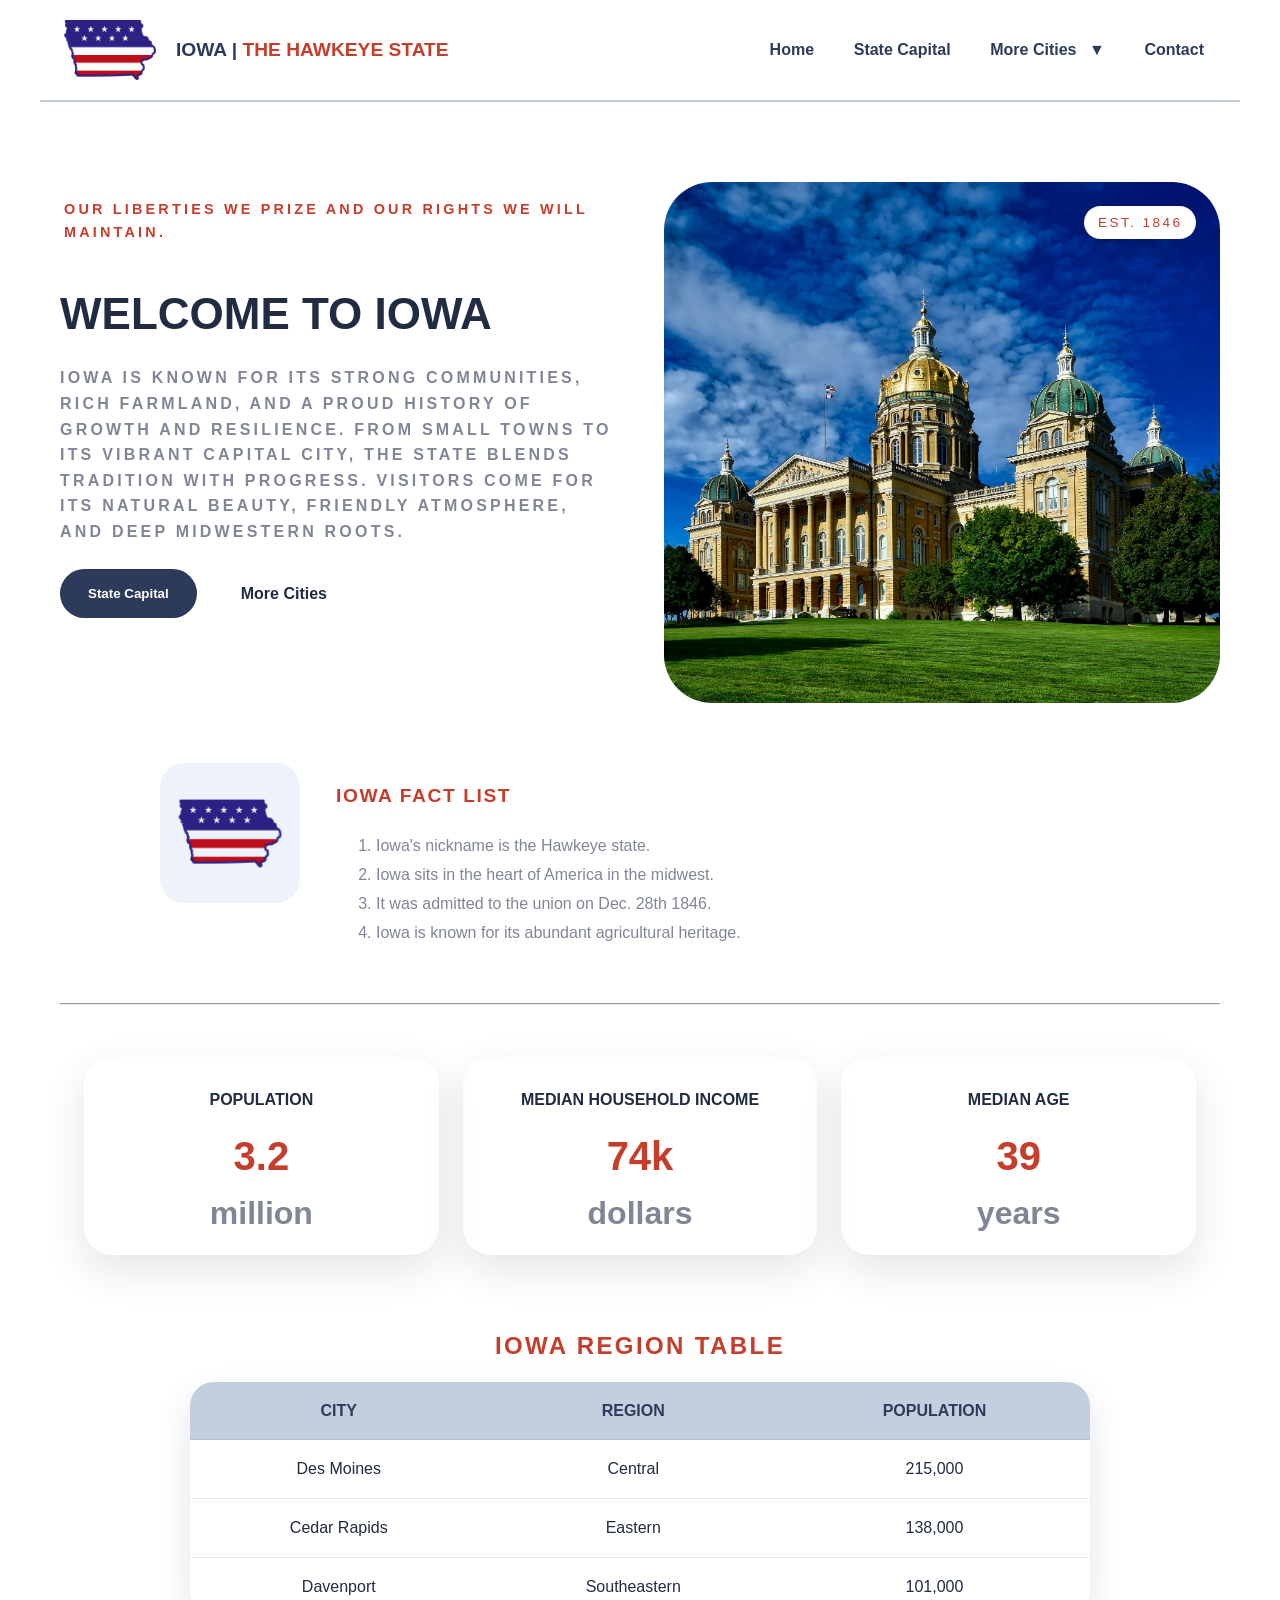
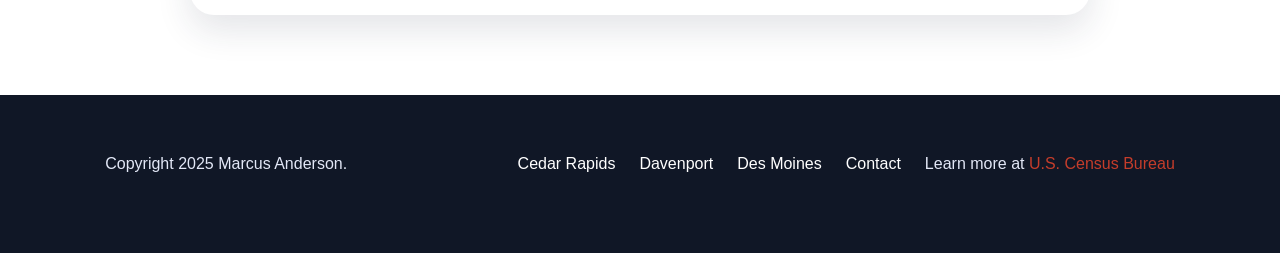
<file: index.html>
<!DOCTYPE html>
<html lang="en">
  <head>
    <meta charset="UTF-8" />
    <meta name="viewport" content="width=device-width, initial-scale=1.0" />
    <title>Home Screen</title>
    <link rel="stylesheet" href="./resources/styles/main.css" />
  </head>
  <body>
    <header>
      <div class="header-left">
        <img src="./resources/images/iowalogo.png" alt="Iowa Logo" />
        <h2 class="header-text">Iowa | <span>The Hawkeye State</span></h2>
      </div>
      <nav>
        <a href="./index.html">Home</a>
        <a href="./cities/des-moines.html">State Capital</a>
        <div class="dropdown">
          <a href="#" class="dropbtn"
            >More Cities <span id="down-arrow">&#9660;</span></a
          >
          <div class="dropdown-menu">
            <a href="./cities/cedar-rapids.html">Cedar Rapids</a>
            <a href="./cities/des-moines.html">Des Moines</a>
            <a href="./cities/davenport.html">Davenport</a>
          </div>
        </div>
        <a href="./contact.html">Contact</a>
      </nav>
    </header>
    <main>
      <section class="hero-container">
        <div class="hero-text">
          <p id="slogan">
            Our liberties we prize and our rights we will maintain.
          </p>
          <h1>Welcome to Iowa</h1>
          <p>
            Iowa is known for its strong communities, rich farmland, and a proud
            history of growth and resilience. From small towns to its vibrant
            capital city, the state blends tradition with progress. Visitors
            come for its natural beauty, friendly atmosphere, and deep
            Midwestern roots.
          </p>
          <div>
            <button onclick="window.location.href='./cities/des-moines.html'">
              State Capital
            </button>
            <a href="./cities/cedar-rapids.html">More Cities</a>
          </div>
        </div>
        <div class="hero-section">
          <span class="hero-badge">Est. 1846</span>
          <img src="./resources/images/iowa.jpg" alt="The Iowa State Capitol building in Des Moines" />
        </div>
      </section>
      <section class="history-panel">
        <img
          class="history-photo"
          src="./resources/images/iowalogo.png"
          alt="Iconic illustration of the Iowa state outline"
        />
        <div id="iowa-facts">  
          <h3>Iowa Fact List</h3>
          <ol>
          <li>Iowa's nickname is the Hawkeye state.</li>
          <li>Iowa sits in the heart of America in the midwest.</li>
          <li>It was admitted to the union on Dec. 28th 1846.</li>
          <li>Iowa is known for its abundant agricultural heritage.</li>
        </ol>
        </div>
      </section>
      <hr />

      <aside class="container cards">
        <div class="fact-cards">
          <h2>Population</h2>
          <p class="stat-number">3.2</p>
          <p class="stat-amount">million</p>
        </div>
        <div class="fact-cards">
          <h2>Median household income</h2>
          <p class="stat-number">74k</p>
          <p class="stat-amount">dollars</p>
        </div>
        <div class="fact-cards">
          <h2>Median Age</h2>
          <p class="stat-number">39</p>
          <p class="stat-amount">years</p>
        </div>
      </aside>

      <section class="region-table">
        <h2>Iowa Region Table</h2>
        <table>
          <thead>
            <tr>
              <th>City</th>
              <th>Region</th>
              <th>Population</th>
            </tr>
          </thead>
          <tbody>
            <tr>
              <td>Des Moines</td>
              <td>Central</td>
              <td>215,000</td>
            </tr>
            <tr>
              <td>Cedar Rapids</td>
              <td>Eastern</td>
              <td>138,000</td>
            </tr>
            <tr>
              <td>Davenport</td>
              <td>Southeastern</td>
              <td>101,000</td>
            </tr>
          </tbody>
        </table>
      </section>
    </main>
    <footer>
      <p>Copyright 2025 Marcus Anderson.</p>
      <ul>
        <li><a href="./cities/cedar-rapids.html">Cedar Rapids</a></li>
        <li><a href="./cities/davenport.html">Davenport</a></li>
        <li><a href="./cities/des-moines.html">Des Moines</a></li>
        <li><a href="./contact.html">Contact</a></li>
        <li>
          Learn more at
          <a href="https://www.census.gov" target="_blank"
            ><span id="census-link">U.S. Census Bureau</span></a
          >
        </li>
      </ul>
    </footer>
    <script src="./resources/scripts/main.js"></script>
  </body>
</html>
</file>
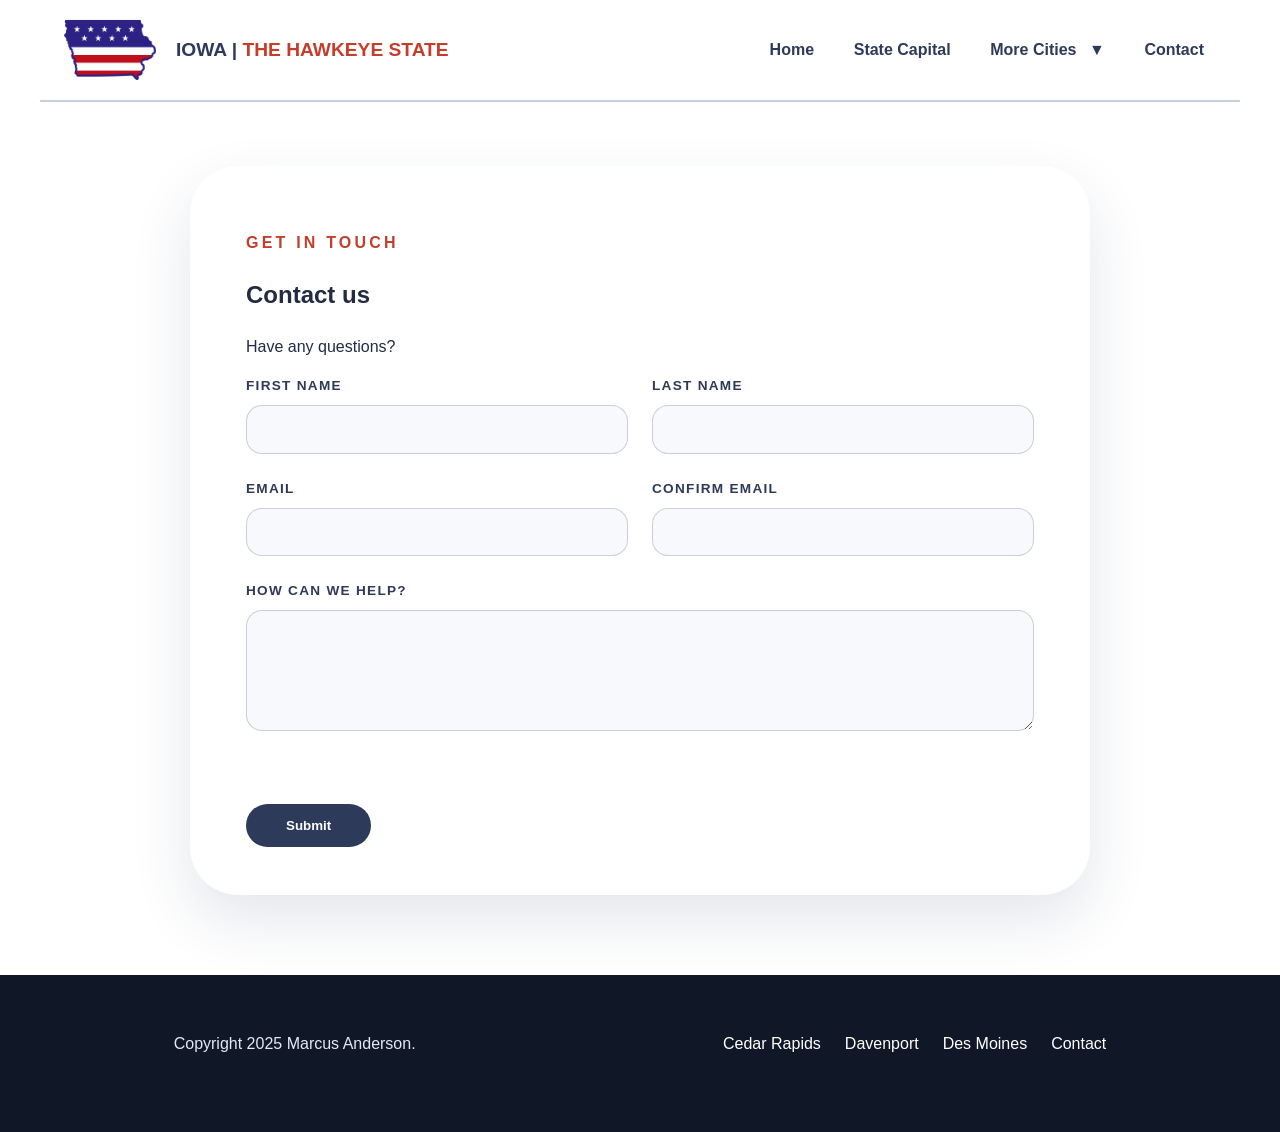
<file: contact.html>
<!DOCTYPE html>
<html lang="en">
  <head>
    <meta charset="UTF-8" />
    <meta name="viewport" content="width=device-width, initial-scale=1.0" />
    <title>Contact Iowa Welcome</title>
    <link rel="stylesheet" href="./resources/styles/main.css" />
  </head>
  <body>
    <header>
      <div class="header-left">
        <img src="./resources/images/iowalogo.png" alt="Iowa Logo" />
        <h2 class="header-text">Iowa | <span>The Hawkeye State</span></h2>
      </div>
      <nav>
        <a href="./index.html">Home</a>
        <a href="./cities/des-moines.html">State Capital</a>
        <div class="dropdown">
          <a href="#" class="dropbtn"
            >More Cities <span id="down-arrow">&#9660;</span></a
          >
          <div class="dropdown-menu">
            <a href="./cities/cedar-rapids.html">Cedar Rapids</a>
            <a href="./cities/des-moines.html">Des Moines</a>
            <a href="./cities/davenport.html">Davenport</a>
          </div>
        </div>
        <a href="./contact.html">Contact</a>
      </nav>
    </header>
    <main>
      <section class="contact-section-form">
        <div class="city-header">
          <p class="city-label">Get in touch</p>
          <h1>Contact us</h1>
          <p>Have any questions?</p>
        </div>
        <form
          class="contact-form"
          method="post"
          action=""
          onsubmit="return validateEmail()"
        >
          <div class="form-row">
            <div class="form-group">
              <label for="firstName">First Name</label>
              <input type="text" id="firstName" name="firstName" required />
            </div>
            <div class="form-group">
              <label for="lastName">Last Name</label>
              <input type="text" id="lastName" name="lastName" required />
            </div>
          </div>
          <div class="form-row">
            <div class="form-group">
              <label for="email">Email</label>
              <input type="email" id="email" name="email" required />
            </div>
            <div class="form-group">
              <label for="confirmEmail">Confirm Email</label>
              <input
                type="email"
                id="confirmEmail"
                name="confirmEmail"
                required
              />
            </div>
          </div>
          <div class="form-group">
            <label for="question">How can we help?</label>
            <textarea
              id="question"
              name="question"
              rows="5"
              required
            ></textarea>
          </div>
          <button type="submit">Submit</button>
        </form>
      </section>
    </main>
    <footer>
      <p>Copyright 2025 Marcus Anderson.</p>
      <ul>
        <li><a href="./cities/cedar-rapids.html">Cedar Rapids</a></li>
        <li><a href="./cities/davenport.html">Davenport</a></li>
        <li><a href="./cities/des-moines.html">Des Moines</a></li>
        <li><a href="./contact.html">Contact</a></li>
      </ul>
    </footer>
    <script src="./resources/scripts/main.js"></script>
  </body>
</html>
</file>
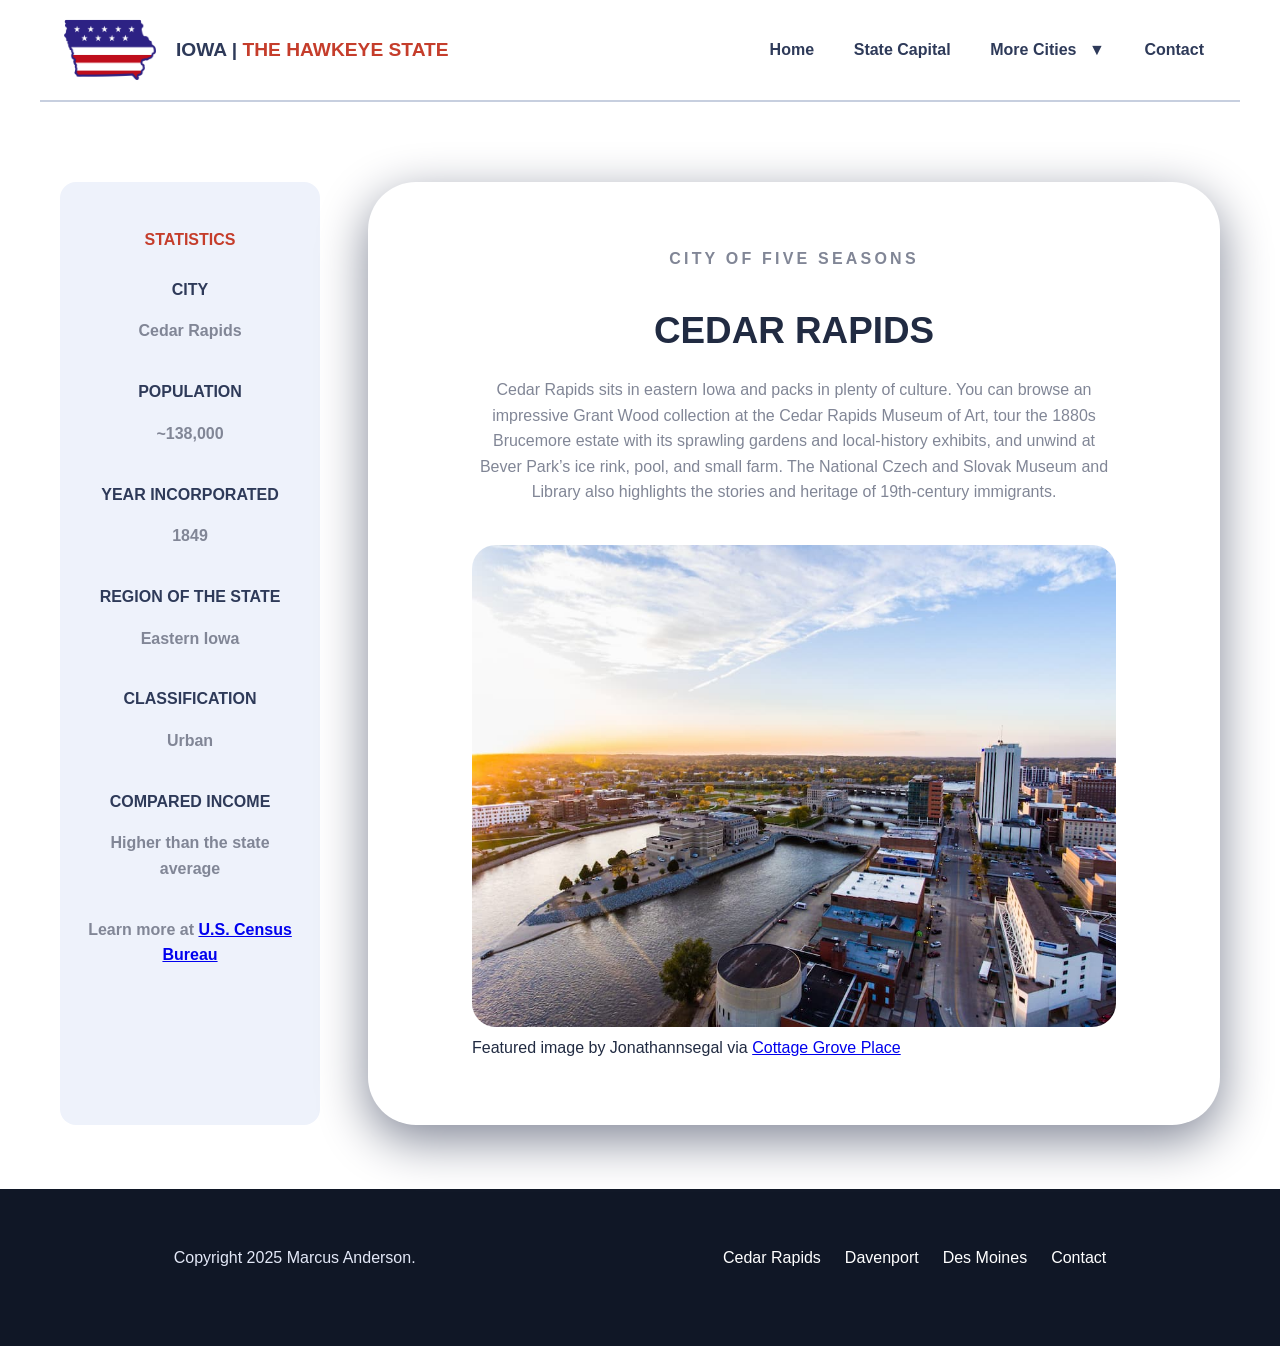
<file: cities/cedar-rapids.html>
<!DOCTYPE html>
<html lang="en">
  <head>
    <meta charset="UTF-8" />
    <meta name="viewport" content="width=device-width, initial-scale=1.0" />
    <title>Cedar Rapids</title>
    <link rel="stylesheet" href="../resources/styles/main.css" />
  </head>
    <header>
      <div class="header-left">
      <img src="../resources/images/iowalogo.png" alt="Iowa Logo" />
      <h2 class="header-text">Iowa | <span>The Hawkeye State</span></h2>
      </div>
      <nav>
        <a href="../index.html">Home</a>
        <a href="../cities/des-moines.html">State Capital</a>
        <div class="dropdown">
          <a href="#" class="dropbtn"
            >More Cities <span id="down-arrow">&#9660;</span></a>
          <div class="dropdown-menu">
            <a href="../cities/cedar-rapids.html">Cedar Rapids</a>
            <a href="../cities/des-moines.html">Des Moines</a>
            <a href="../cities/davenport.html">Davenport</a>
          </div>
        </div>
        <a href="../contact.html">Contact</a>
      </nav>
    </header>
    </header>
    <main>
      <section class="city-layout">
        <aside>
          <h2>Statistics</h2>
          <ul>
            <li>City</li>
            <span>Cedar Rapids</span>
            <li>Population</li>
            <span>~138,000</span>
            <li>Year Incorporated</li>
            <span>1849</span>
            <li>Region of the State</li>
            <span>Eastern Iowa</span>
            <li>Classification</li>
            <span>Urban</span>
            <li>Compared Income</li>
            <span>Higher than the state average</span>
            <span>Learn more at <a href="https://www.census.gov" target="_blank">U.S. Census Bureau</a></span>
          </ul>
        </aside>

        <div class="city-content">
          <div class="city-heading">
            <p class="city-label">City of Five Seasons</p>
            <h1>Cedar Rapids</h1>
            <article>  
              <p>
                Cedar Rapids sits in eastern Iowa and packs in plenty of culture. You can browse an impressive Grant Wood collection at the Cedar Rapids Museum of Art, tour the 1880s Brucemore estate with its sprawling gardens and local-history exhibits, and unwind at Bever Park’s ice rink, pool, and small farm. The National Czech and Slovak Museum and Library also highlights the stories and heritage of 19th-century immigrants. 
              </p>
            </article>
          </div>

          <div class="city-hero-grid">
            <div class="city-image">
              <figure>
                
                <img
                  src="../resources/images/cedarrapids.jpg"
                  alt="Iowa State Capitol building"
                />
                <figcaption>
                  Featured image by Jonathannsegal via
                  <a
                    href="https://www.cottagegroveplace.com/discover-cedar-rapids-7-must-see-spots-near-iowas-heartland/"
                    target="_blank"
                    rel="noopener"
                  >
                    Cottage Grove Place
                  </a>
                </figcaption>
              </figure>

            </div>
            </div>
          </div>
        </div>
      </section>
    </main>
    <footer>
      <p>Copyright 2025 Marcus Anderson.</p>
      <ul>
        <li><a href="../cities/cedar-rapids.html">Cedar Rapids</a></li>
        <li><a href="../cities/davenport.html">Davenport</a></li>
        <li><a href="../cities/des-moines.html">Des Moines</a></li>
        <li><a href="../contact.html">Contact</a></li>
      </ul>
    </footer>
    <script src="../resources/scripts/main.js"></script>
  </body>
</html>
</file>
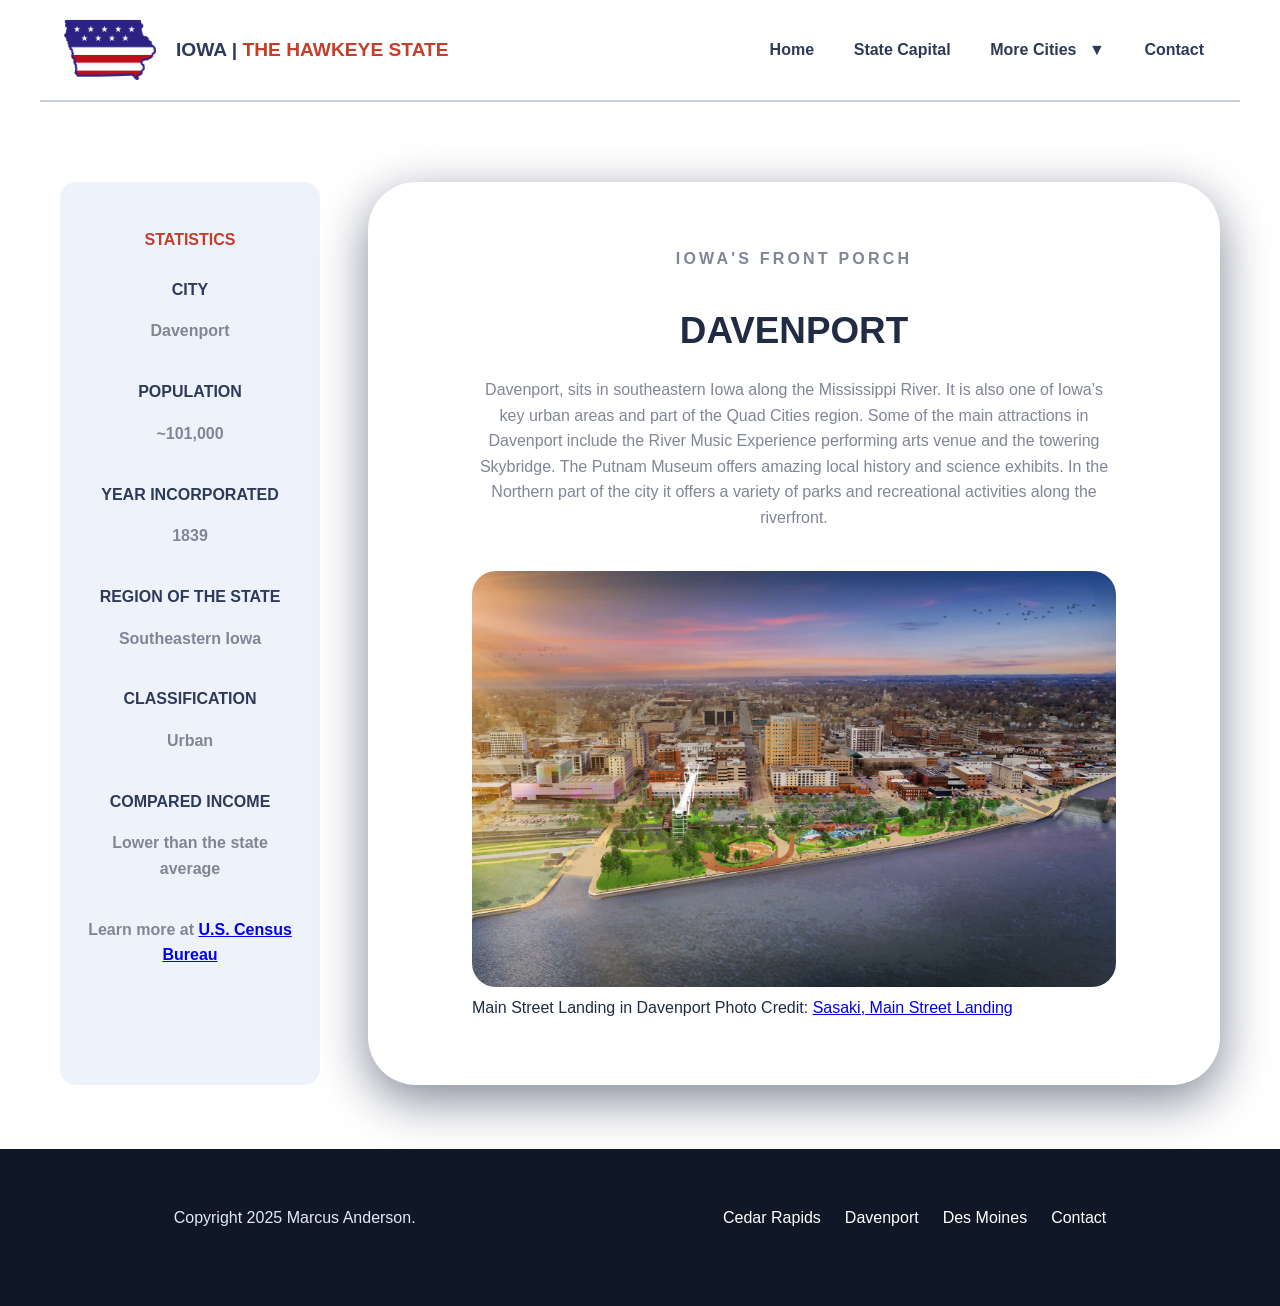
<file: cities/davenport.html>
<!DOCTYPE html>
<html lang="en">
  <head>
    <meta charset="UTF-8" />
    <meta name="viewport" content="width=device-width, initial-scale=1.0" />
    <title>Davenport</title>
    <link rel="stylesheet" href="../resources/styles/main.css" />
  </head>
  <body>
    <header>
      <div class="header-left">
        <img src="../resources/images/iowalogo.png" alt="Iowa Logo" />
        <h2 class="header-text">Iowa | <span>The Hawkeye State</span></h2>
      </div>
      <nav>
        <a href="../index.html">Home</a>
        <a href="../cities/des-moines.html">State Capital</a>
        <div class="dropdown">
          <a href="#" class="dropbtn"
            >More Cities <span id="down-arrow">&#9660;</span></a>
          <div class="dropdown-menu">
            <a href="../cities/cedar-rapids.html">Cedar Rapids</a>
            <a href="../cities/des-moines.html">Des Moines</a>
            <a href="../cities/davenport.html">Davenport</a>
          </div>
        </div>
        <a href="../contact.html">Contact</a>
      </nav>
    </header>
    <main>
      <section class="city-layout">
        <aside class="city-aside">
          <h2>Statistics</h2>
          <ul>
            <li>City</li>
            <span>Davenport</span>
            <li>Population</li>
            <span>~101,000</span>
            <li>Year Incorporated</li>
            <span>1839</span>
            <li>Region of the State</li>
            <span>Southeastern Iowa</span>
            <li>Classification</li>
            <span>Urban</span>
            <li>Compared Income</li>
            <span>Lower than the state average</span>
            <span>Learn more at <a href="https://www.census.gov" target="_blank">U.S. Census Bureau</a></span>
          </ul>
        </aside>

        <div class="city-content">
          <div class="city-heading">
            <p class="city-label">Iowa's Front Porch</p>
            <h1>Davenport</h1>
            <article>  
              <p>
                Davenport, sits in southeastern Iowa along the Mississippi River. It is also one of Iowa’s key urban areas and part of the Quad Cities region. Some of the main attractions in Davenport include the River Music Experience performing arts venue and the towering Skybridge. The Putnam Museum offers amazing local history and science exhibits. In the Northern part of the city it offers a variety of parks and recreational activities along the riverfront.
              </p>
            </article>
          </div>

          <div class="city-hero-grid">
            <div class="city-image">
              <figure>
                
                <img
                  src="../resources/images/davenport.jpg"
                  alt="Sasaki Main Street Landing in Davenport"
                />
                <figcaption>Main Street Landing in Davenport Photo Credit: <a href="https://www.sasaki.com/projects/davenport-main-street-landing/"
                     target="_blank"
                     rel="noopener">Sasaki, Main Street Landing
                  </a></figcaption>
              </figure>

            </div>
            </div>
          </div>
        </div>
      </section>
    </main>
    <footer>
      <p>Copyright 2025 Marcus Anderson.</p>
      <ul>
        <li><a href="../cities/cedar-rapids.html">Cedar Rapids</a></li>
        <li><a href="../cities/davenport.html">Davenport</a></li>
        <li><a href="../cities/des-moines.html">Des Moines</a></li>
        <li><a href="../contact.html">Contact</a></li>
      </ul>
    </footer>
    <script src="../resources/scripts/main.js"></script>
  </body>
</html>
</file>
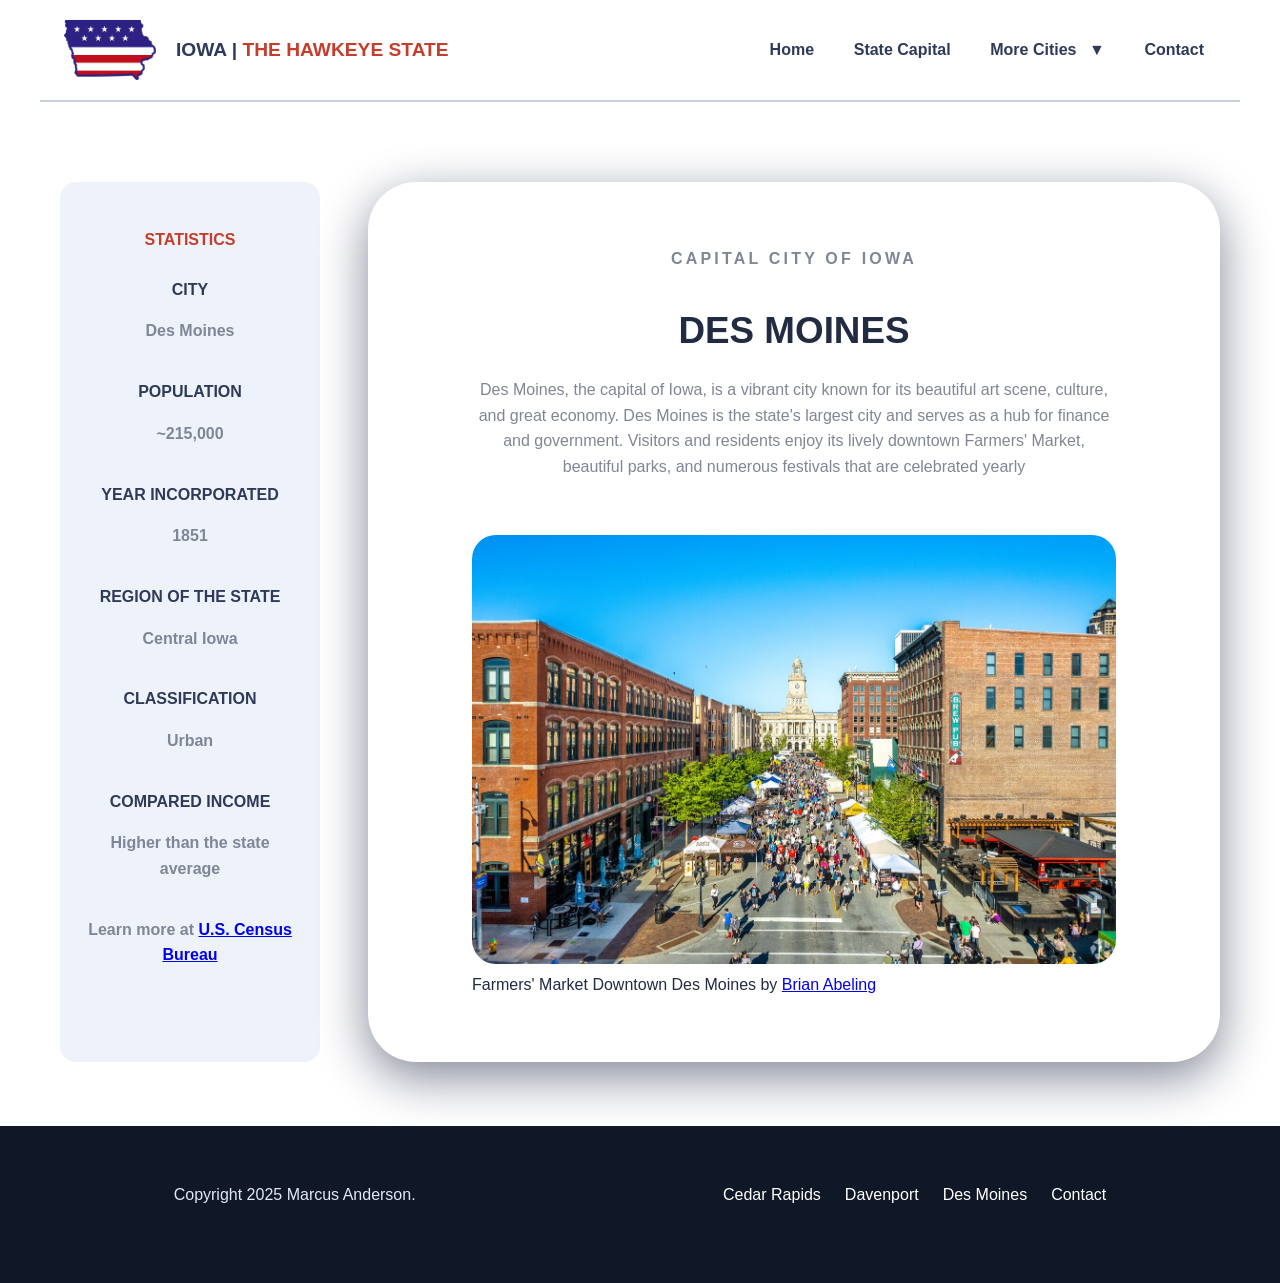
<file: cities/des-moines.html>
<!DOCTYPE html>
<html lang="en">
  <head>
    <meta charset="UTF-8" />
    <meta name="viewport" content="width=device-width, initial-scale=1.0" />
    <title>Des Moines</title>
    <link rel="stylesheet" href="../resources/styles/main.css" />
  </head>
  <body>
    <header>
      <div class="header-left">
      <img src="../resources/images/iowalogo.png" alt="Iowa Logo" />
      <h2 class="header-text">Iowa | <span>The Hawkeye State</span></h2>
      </div>
      <nav>
        <a href="../index.html">Home</a>
        <a href="../cities/des-moines.html">State Capital</a>
        <div class="dropdown">
          <a href="#" class="dropbtn"
            >More Cities <span id="down-arrow">&#9660;</span></a>
          <div class="dropdown-menu">
            <a href="../cities/cedar-rapids.html">Cedar Rapids</a>
            <a href="../cities/des-moines.html">Des Moines</a>
            <a href="../cities/davenport.html">Davenport</a>
          </div>
        </div>
        <a href="../contact.html">Contact</a>
      </nav>
    </header>
    <main>
      <section class="city-layout">
        <aside class="city-aside">
          <h2>Statistics</h2>
          <ul>
            <li>City</li>
            <span>Des Moines</span>
            <li>Population</li>
            <span>~215,000</span>
            <li>Year Incorporated</li>
            <span>1851</span>
            <li>Region of the State</li>
            <span>Central Iowa</span>
            <li>Classification</li>
            <span>Urban</span>
            <li>Compared Income</li>
            <span>Higher than the state average</span>
            <span>Learn more at <a href="https://www.census.gov" target="_blank">U.S. Census Bureau</a></span>
          </ul>
        </aside>

        <div class="city-content">
          <div class="city-heading">
            <p class="city-label">Capital City of Iowa</p>
            <h1>Des Moines</h1>
            <article>  
              <p>
                Des Moines, the capital of Iowa, is a vibrant city known for its
                beautiful art scene, culture, and great economy. Des Moines is the state's largest city and serves as a hub for finance
                and government. Visitors and residents  enjoy its lively
                downtown Farmers' Market, beautiful parks, and numerous festivals that are celebrated yearly
              </p>
            </article>
          </div>

          <div class="hero">
            <div class="city-image">
              <figure>
                
                <img
                  src="../resources/images/des-moines.jpg"
                  alt="Iowa State Capitol building"
                />
                <figcaption>Farmers' Market Downtown Des Moines by <a href="https://www.facebook.com/iowaroadtrip/posts/des-moines-downtown-farmers-market-on-court-avenue-in-des-monies-iowa-photo-bria/1196417679197193/" target="_blank" rel="noopener">Brian Abeling</a></figcaption>
              </figure>

            </div>
            </div>
          </div>
        </div>
      </section>
    </main>
    <footer>
      <p>Copyright 2025 Marcus Anderson.</p>
      <ul>
        <li><a href="../cities/cedar-rapids.html">Cedar Rapids</a></li>
        <li><a href="../cities/davenport.html">Davenport</a></li>
        <li><a href="../cities/des-moines.html">Des Moines</a></li>
        <li><a href="../contact.html">Contact</a></li>
      </ul>
    </footer>
    <script src="../resources/scripts/main.js"></script>
  </body>
</html>
</file>
<file: resources/styles/main.css>
:root {
  --page-bg: #ffffff;
  --panel-bg: #ffffff;
  --accent-bg: #c3cede;
  --card-bg: #eef2fb;
  --text-dark: #212b42;
  --muted-text: #818696;
  --accent: #2e3a59;
  --nav-text: #2e3a59;
  --accent2: #c53d2b;
}

* {
  box-sizing: border-box;
}

body {
  margin: 0;
  font-family: "Segoe UI", "Helvetica Neue", Arial, sans-serif;
  background-color: var(--page-bg);
  color: var(--text-dark);
  line-height: 1.6;
}

main,
header {
  max-width: 1200px;
  margin: 0 auto;
  padding: 0 20px;
}

header {
  display: flex;
  align-items: center;
  justify-content: space-between;
  min-height: 100px;
  border-bottom: 2px solid #c7cfdf;
}

header h1 {
  color: var(--accent2);
  letter-spacing: 0.2rem;
  text-transform: uppercase;
  font-size: 1.25rem;
  font-style: italic;
  font-family: Verdana, Geneva, Tahoma, sans-serif;
}

nav a {
  color: var(--nav-text);
  text-decoration: none;
  font-size: 1rem;
  margin-left: 1.2rem;
  margin-right: 1rem;
  font-weight: 600;
}

nav a:hover {
  color: var(--accent2);
}

nav a span {
  padding-left: 0.5rem;
  font-size: 1rem;
}

.hero-container {
  margin: 5rem auto 40px;
  display: flex;
  gap: 3rem;
}

.container {
  background-color: var(--panel-bg);
}

header img {
  height: 100px;
}

.hero-text,
.hero-section {
  flex: 1 1 50%;
  max-width: 1200px;
}

.hero-text p {
  text-transform: uppercase;
  letter-spacing: 0.2rem;
  font-weight: 600;
  color: var(--muted-text);
  margin-bottom: 1.25rem;
}

#slogan {
  font-size: 0.9rem;
  margin-bottom: 1.5rem;
  color: var(--accent2);
  position: relative;
  left: 4px;
  top: 2px;
}

.hero-text h1 {
  font-size: 2.75rem;
  margin-bottom: 1rem;
  text-transform: uppercase;
}

.hero-text div {
  display: flex;
  gap: 1rem;
  margin-top: 1.5rem;
}

.hero-text button,
.hero-text a {
  padding: 0.75rem 1.75rem;
  border-radius: 999px;
  font-weight: 600;
  border: none;
  text-decoration: none;
  cursor: pointer;
}

.hero-text button {
  background: var(--accent);
  color: white;
  box-shadow: inset 0 0 0 1px rgba(0, 0, 0, 0.05);
}

.hero-text button:hover {
  background: var(--accent2);
}

.hero-text a {
  color: var(--text-dark);
}

.hero-text a:hover {
  color: var(--accent2);
}

.hero-section {
  background: var(--accent-bg);
  border-radius: 48px;
  min-height: 320px;
  display: flex;
  justify-content: center;
  align-items: center;
  position: relative;
  overflow: hidden;
}

.hero-badge {
  position: absolute;
  top: 24px;
  right: 24px;
  background: #ffffff;
  color: var(--accent2);
  padding: 0.35rem 0.85rem;
  border-radius: 999px;
  font-size: 0.85rem;
  text-transform: uppercase;
  letter-spacing: 0.15rem;
  box-shadow: 0 8px 20px rgba(0, 0, 0, 0.15);
}

.hero-section img {
  width: 120%;
  max-width: none;
  height: auto;
  object-fit: cover;
}

.cards {
  display: flex;
  gap: 1.5rem;
  margin: 20px auto 40px;
}

.region-table {
  max-width: 900px;
  margin: 40px auto 80px;
  text-align: center;
}

.region-table h2 {
  text-transform: uppercase;
  letter-spacing: 0.15rem;
  color: var(--accent2);
  margin-bottom: 1rem;
}

.region-table table {
  width: 100%;
  border-collapse: collapse;
  background: var(--panel-bg);
  border-radius: 24px;
  overflow: hidden;
  box-shadow: 0 15px 35px rgba(33, 43, 66, 0.12);
}

.region-table th,
.region-table td {
  padding: 1rem;
  border-bottom: 1px solid rgba(33, 43, 66, 0.1);
}

.region-table th {
  background: var(--accent-bg);
  font-weight: 700;
  color: var(--accent);
  text-transform: uppercase;
}

.region-table tbody tr:last-child td {
  border-bottom: none;
}

.history-panel {
  display: flex;
  max-width: 1000px;
  margin: 40px auto;
  font-size: 1rem;
  color: var(--muted-text);
  line-height: 1.8;
}

.history-panel::after {
  content: "";
  display: block;
  clear: both;
}

.history-photo {
  width: 140px;
  height: 140px;
  object-fit: cover;
  border-radius: 24px;
  padding: 0.85rem;
  background: var(--card-bg);
  float: left;
  margin: 20px 20px 10px 20px;
}

.fact-cards {
  flex: 1;
  border-radius: 28px;
  padding: 16px;
  box-shadow: 0 15px 40px rgba(33, 43, 66, 0.12);
}

.fact-cards h2 {
  margin-bottom: 0.75rem;
  color: var(--text-dark);
}

.fact-cards .stat-number {
  margin: 0;
  color: var(--accent2);
  font-size: 2.5rem;
  font-weight: 700;
}

.fact-cards .stat-amount {
  margin: 0;
  color: var(--muted-text);
  font-weight: 600;
  font-size: 2rem;
}

footer {
  background: #101726;
  padding: 40px 20px 60px;
  color: #e3e8f7;
  display: flex;
  align-items: center;
  justify-content: space-around;
}

footer ul {
  list-style: none;
  display: flex;
  gap: 1.5rem;
  margin: 0;
  padding: 0;
  font-weight: 500;
}

footer ul li a {
  color: var(--panel-bg);
  text-decoration: none;
}

footer ul li a:hover {
  color: var(--accent2);
  text-decoration: underline;
}

.city-layout {
  display: grid;
  grid-template-columns: minmax(200px, 260px) 1fr;
  gap: 3rem;
  margin: 5rem auto 4rem;
}

aside {
  background: var(--card-bg);
  border-radius: 16px;
  padding: 2rem 1.5rem;
  text-align: center;
}

aside h2 {
  text-transform: uppercase;
  font-size: 1rem;
  color: var(--accent2);
  margin-bottom: 1.5rem;
}

aside ul {
  list-style: none;
  padding: 0;
  margin: 0;
  display: flex;
  flex-direction: column;
  gap: 1rem;
  color: var(--accent);
  font-weight: 600;
  font-size: 1.1rem;
}

aside li {
  display: flex;
  text-transform: uppercase;
  flex-direction: column;
  align-items: center;
  gap: 0.5rem;
  font-size: 1rem;
}

aside span {
  display: block;
  font-size: 1rem;
  color: var(--muted-text);
  margin-bottom: 1.2rem;
}

.header-left {
  display: flex;
  align-items: center;
}

.header-text {
  font-size: 1.2rem;
  text-transform: uppercase;
  font-weight: 600;
  color: var(--accent);
  margin-left: 1rem;
}

.header-text span {
  color: var(--accent2);
}

.city-content {
  background: var(--panel-bg);
  border-radius: 48px;
  padding: 3rem 4rem;
  box-shadow: 0 15px 50px var(--muted-text);
}

.city-heading {
  text-align: center;
  max-width: 640px;
  margin: 0 auto 2.5rem;
}

.city-label {
  text-transform: uppercase;
  letter-spacing: 0.2rem;
  font-weight: 700;
  color: var(--accent2);
  margin-bottom: 0.75rem;
}

.city-label p {
  color: var(--accent2);
}

.city-heading h1 {
  font-size: 2.3rem;
  margin-bottom: 0.75rem;
  text-transform: uppercase;
}

.city-heading p {
  color: var(--muted-text);
}

.hero {
  display: grid;
  grid-template-columns: minmax(240px, 1fr);
  gap: 2.5rem;
  align-items: start;
}

.city-image img {
  width: 100%;
  height: auto;
  object-fit: cover;
  border-radius: 24px;
}

.city-feature-list {
  display: flex;
  flex-direction: column;
  gap: 1.25rem;
}

.city-feature {
  background: var(--card-bg);
  border-radius: 24px;
  padding: 1.5rem;
  box-shadow: 0 15px 35px rgba(33, 43, 66, 0.15);
}

.city-feature h3 {
  margin-bottom: 0.45rem;
}

.city-feature p {
  margin: 0;
  color: var(--muted-text);
}

.contact-section-form {
  background: var(--panel-bg);
  border-radius: 48px;
  padding: 3rem 3.5rem;
  margin: 4rem auto 5rem;
  max-width: 900px;
  box-shadow: 0 25px 60px rgba(29, 50, 94, 0.12);
}

.contact-intro {
  text-align: center;
  max-width: 640px;
  margin: 0 auto 2rem;
}

.contact-intro h1 {
  font-size: 2.2rem;
  margin: 0.5rem 0 1rem;
  text-transform: uppercase;
}

.contact-form {
  display: flex;
  flex-direction: column;
  gap: 1.5rem;
}

.form-row {
  display: flex;
  gap: 1.5rem;
  flex-wrap: wrap;
}

.form-group {
  flex: 1 1 200px;
  display: flex;
  flex-direction: column;
  gap: 0.5rem;
}

.form-group label {
  font-weight: 600;
  text-transform: uppercase;
  letter-spacing: 0.08rem;
  color: var(--accent);
  font-size: 0.85rem;
}

.form-group input,
.form-group textarea {
  border: 1px solid rgba(33, 43, 66, 0.2);
  border-radius: 16px;
  padding: 0.9rem 1rem;
  font-size: 1rem;
  background: #f8f9fd;
  color: var(--text-dark);
}

.form-group input:focus,
.form-group textarea:focus {
  outline: 2px solid var(--accent2);
}

.contact-form button {
  align-self: flex-start;
  padding: 0.85rem 2.5rem;
  border-radius: 999px;
  border: none;
  background: var(--accent);
  color: white;
  font-weight: 600;
  cursor: pointer;
}

.contact-form button:hover {
  background: var(--accent2);
}

@media (max-width: 600px) {
  .contact-section-form {
    padding: 2.5rem;
  }

  .form-row {
    flex-direction: column;
  }
}

.dropdown {
  position: relative;
  display: inline-block;
}

.dropdown-menu {
  display: none;
  position: absolute;
  background-color: #f9f9f9;
  min-width: 160px;
  box-shadow: 0px 8px 16px 0px rgba(0, 0, 0, 0.2);
  z-index: 1;
}

.dropdown-menu a {
  color: var(--text-dark);
  padding: 8px 4px;
  text-decoration: none;
  display: block;
}

.dropdown:hover .dropdown-menu {
  display: block;
}

#iowa-facts {
  flex: 1;
  margin-top: 1rem;
  padding: 0% 1rem;
}

#iowa-facts h3 {
  flex: 1;
  font-size: 1.2rem;
  color: var(--accent2);
  text-transform: uppercase;
  letter-spacing: 0.1rem;
  padding-left: 0% 1rem;
}

footer ul a {
  text-decoration: none;
}

footer ul a span {
  color: var(--accent2);
  text-decoration: none;
}
</file>
